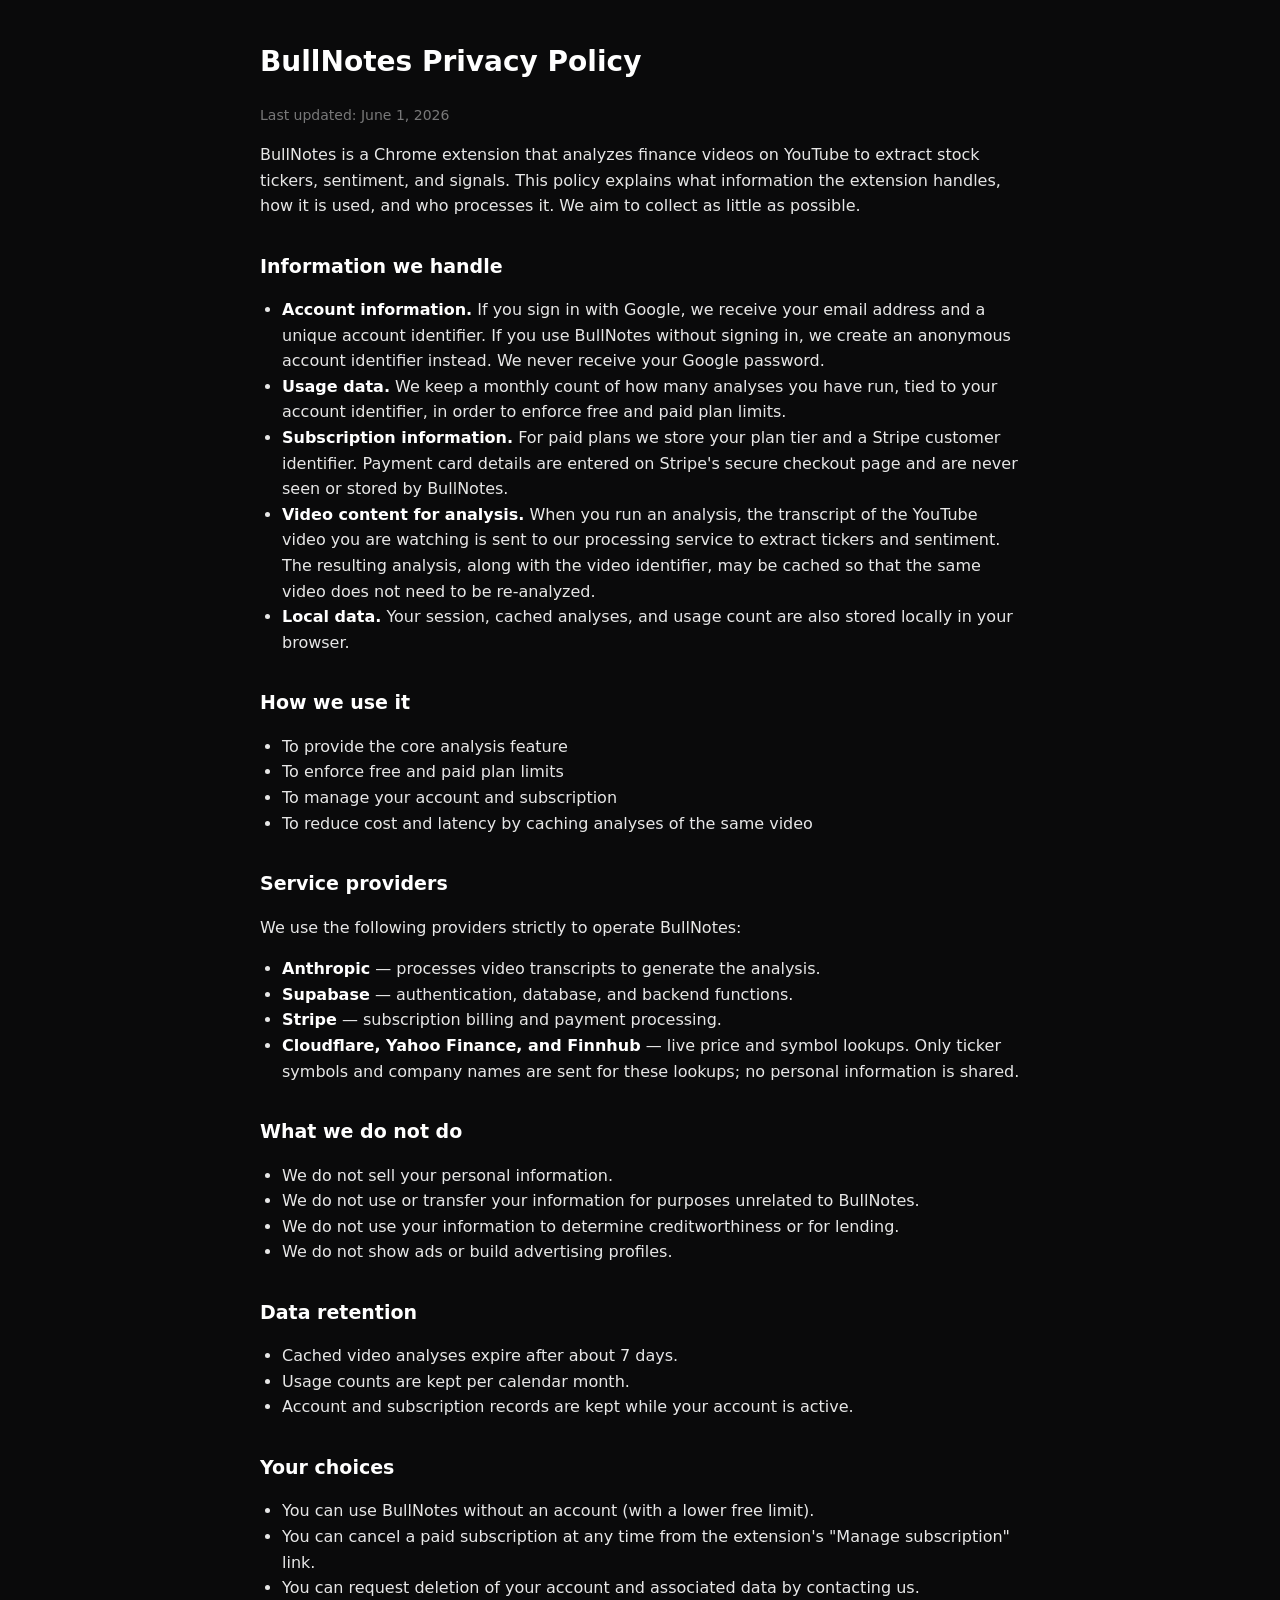
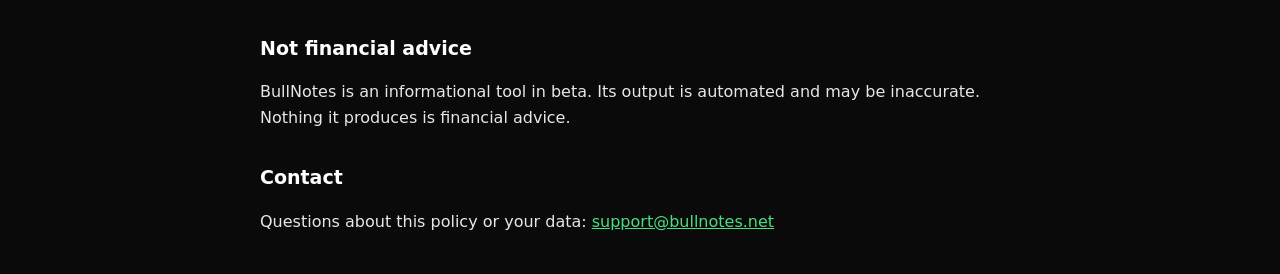
<file: privacy/index.html>
<!DOCTYPE html>
<html lang="en">
<head>
<meta charset="UTF-8" />
<meta name="viewport" content="width=device-width, initial-scale=1" />
<title>BullNotes — Privacy Policy</title>
<style>
  body { max-width: 760px; margin: 40px auto; padding: 0 20px; font-family: -apple-system, system-ui, sans-serif; line-height: 1.6; background: #0a0a0b; color: rgba(255,255,255,0.9); }
  h1 { font-size: 28px; color: #fff; }
  h2 { font-size: 19px; margin-top: 32px; color: #fff; }
  .meta { color: rgba(255,255,255,0.45); font-size: 14px; }
  a { color: #4ade80; }
  strong { color: #fff; }
  ul { padding-left: 22px; }
  code { background: rgba(255,255,255,0.08); padding: 1px 5px; border-radius: 4px; font-size: 90%; color: #fff; }
</style>
</head>
<body>
  <h1>BullNotes Privacy Policy</h1>
  <p class="meta">Last updated: June 1, 2026</p>

  <p>
    BullNotes is a Chrome extension that analyzes finance videos on YouTube to extract
    stock tickers, sentiment, and signals. This policy explains what information the
    extension handles, how it is used, and who processes it. We aim to collect as little
    as possible.
  </p>

  <h2>Information we handle</h2>
  <ul>
    <li><strong>Account information.</strong> If you sign in with Google, we receive your
      email address and a unique account identifier. If you use BullNotes without signing
      in, we create an anonymous account identifier instead. We never receive your Google
      password.</li>
    <li><strong>Usage data.</strong> We keep a monthly count of how many analyses you have
      run, tied to your account identifier, in order to enforce free and paid plan limits.</li>
    <li><strong>Subscription information.</strong> For paid plans we store your plan tier
      and a Stripe customer identifier. Payment card details are entered on Stripe's secure
      checkout page and are never seen or stored by BullNotes.</li>
    <li><strong>Video content for analysis.</strong> When you run an analysis, the
      transcript of the YouTube video you are watching is sent to our processing service to
      extract tickers and sentiment. The resulting analysis, along with the video
      identifier, may be cached so that the same video does not need to be re-analyzed.</li>
    <li><strong>Local data.</strong> Your session, cached analyses, and usage count are
      also stored locally in your browser.</li>
  </ul>

  <h2>How we use it</h2>
  <ul>
    <li>To provide the core analysis feature</li>
    <li>To enforce free and paid plan limits</li>
    <li>To manage your account and subscription</li>
    <li>To reduce cost and latency by caching analyses of the same video</li>
  </ul>

  <h2>Service providers</h2>
  <p>We use the following providers strictly to operate BullNotes:</p>
  <ul>
    <li><strong>Anthropic</strong> — processes video transcripts to generate the analysis.</li>
    <li><strong>Supabase</strong> — authentication, database, and backend functions.</li>
    <li><strong>Stripe</strong> — subscription billing and payment processing.</li>
    <li><strong>Cloudflare, Yahoo Finance, and Finnhub</strong> — live price and symbol
      lookups. Only ticker symbols and company names are sent for these lookups; no personal
      information is shared.</li>
  </ul>

  <h2>What we do not do</h2>
  <ul>
    <li>We do not sell your personal information.</li>
    <li>We do not use or transfer your information for purposes unrelated to BullNotes.</li>
    <li>We do not use your information to determine creditworthiness or for lending.</li>
    <li>We do not show ads or build advertising profiles.</li>
  </ul>

  <h2>Data retention</h2>
  <ul>
    <li>Cached video analyses expire after about 7 days.</li>
    <li>Usage counts are kept per calendar month.</li>
    <li>Account and subscription records are kept while your account is active.</li>
  </ul>

  <h2>Your choices</h2>
  <ul>
    <li>You can use BullNotes without an account (with a lower free limit).</li>
    <li>You can cancel a paid subscription at any time from the extension's "Manage
      subscription" link.</li>
    <li>You can request deletion of your account and associated data by contacting us.</li>
  </ul>

  <h2>Not financial advice</h2>
  <p>
    BullNotes is an informational tool in beta. Its output is automated and may be
    inaccurate. Nothing it produces is financial advice.
  </p>

  <h2>Contact</h2>
  <p>
    Questions about this policy or your data: <a href="mailto:support@bullnotes.net">support@bullnotes.net</a>
  </p>
</body>
</html>
</file>
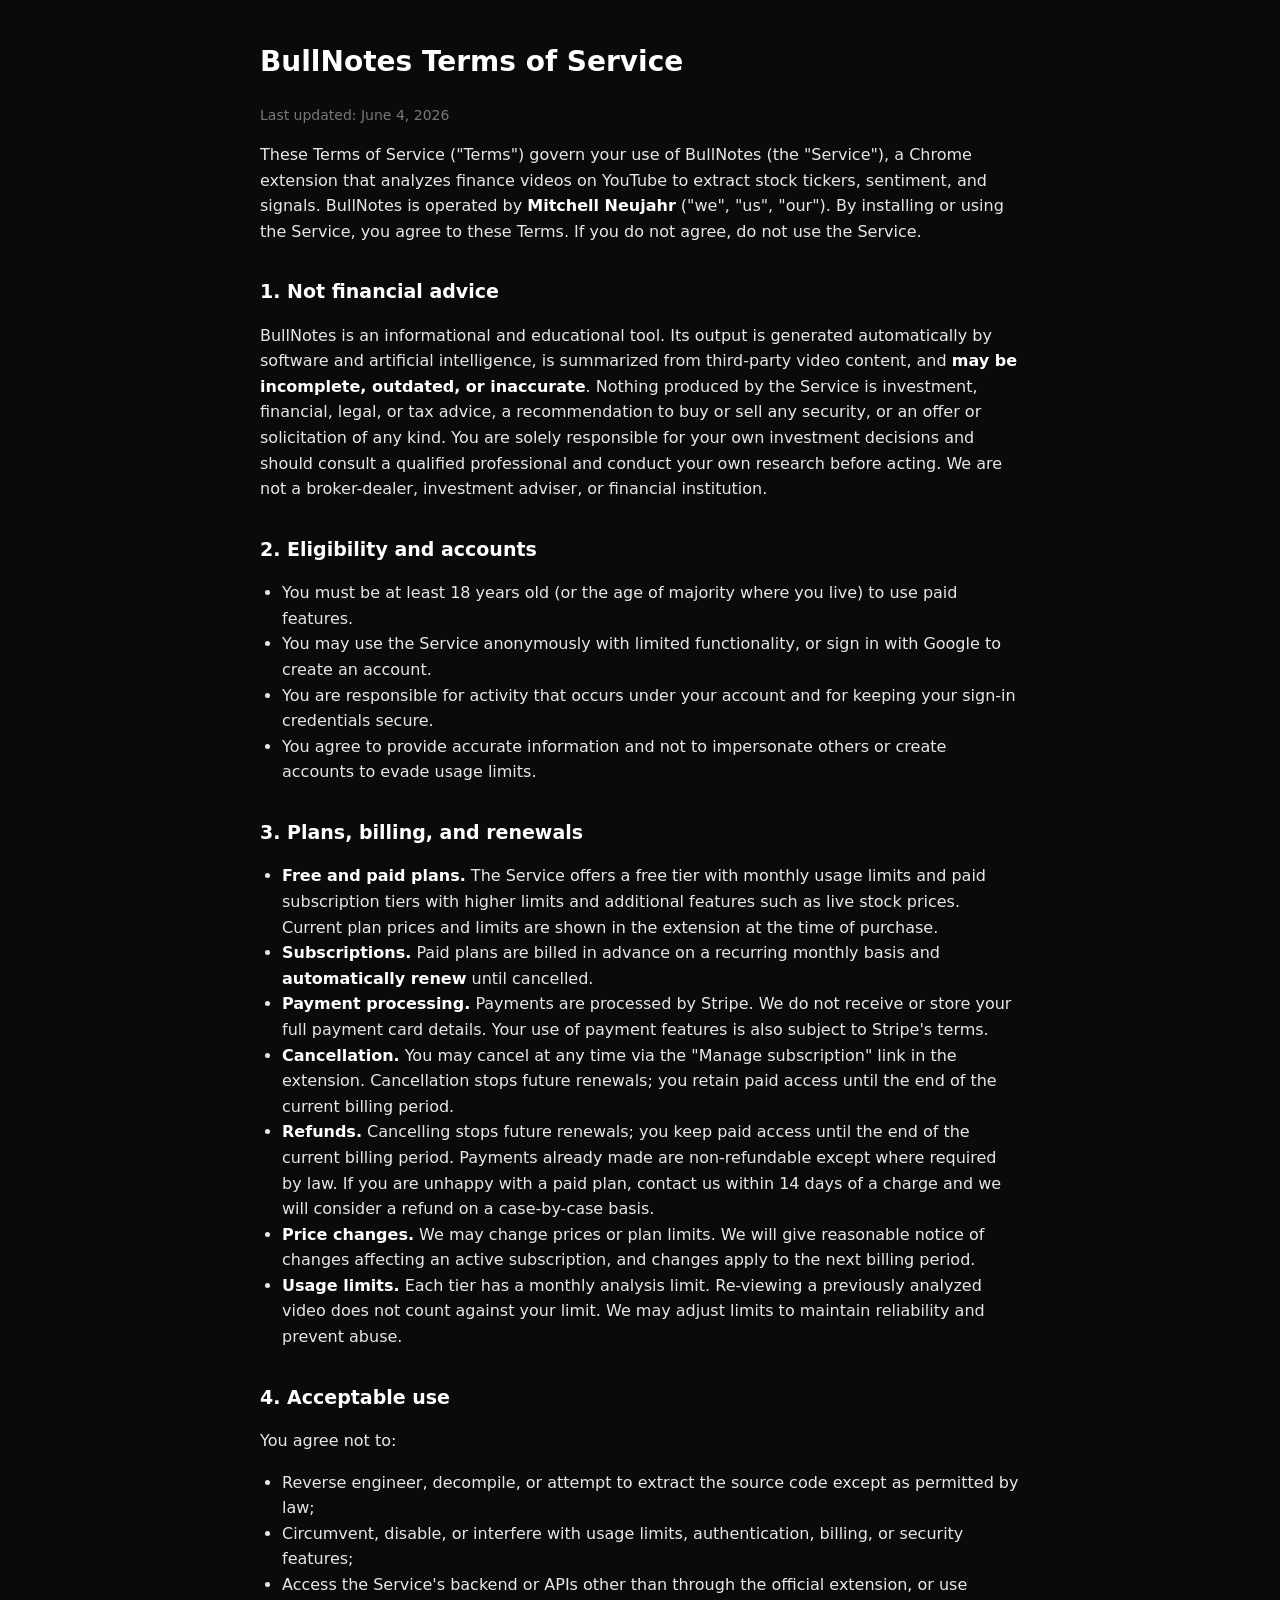
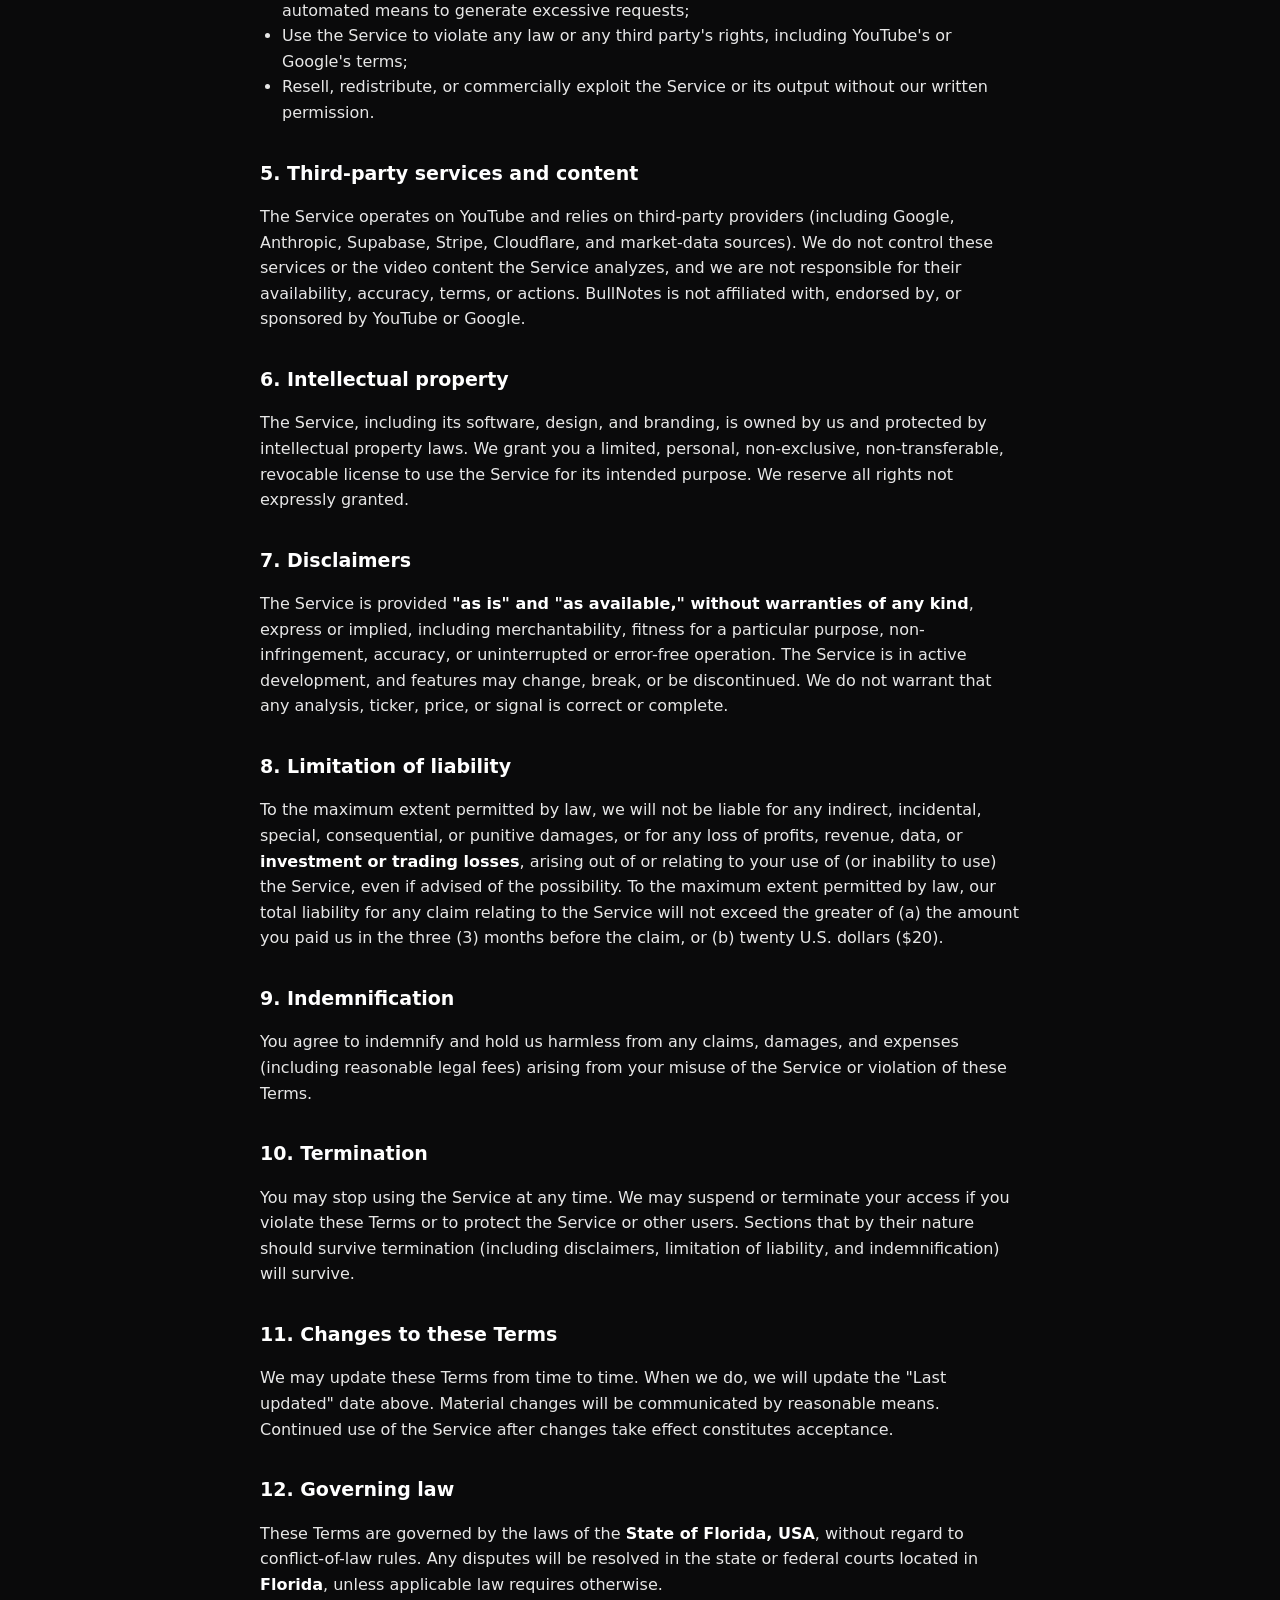
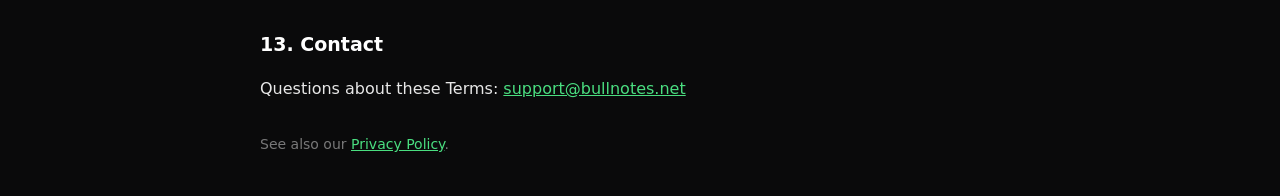
<file: terms.html>
<!DOCTYPE html>
<html lang="en">
<head>
<meta charset="UTF-8" />
<meta name="viewport" content="width=device-width, initial-scale=1" />
<title>BullNotes — Terms of Service</title>
<style>
  body { max-width: 760px; margin: 40px auto; padding: 0 20px; font-family: -apple-system, system-ui, sans-serif; line-height: 1.6; background: #0a0a0b; color: rgba(255,255,255,0.9); }
  h1 { font-size: 28px; color: #fff; }
  h2 { font-size: 19px; margin-top: 32px; color: #fff; }
  .meta { color: rgba(255,255,255,0.45); font-size: 14px; }
  a { color: #4ade80; }
  strong { color: #fff; }
  ul { padding-left: 22px; }
  code { background: rgba(255,255,255,0.08); padding: 1px 5px; border-radius: 4px; font-size: 90%; color: #fff; }
</style>
</head>
<body>
  <h1>BullNotes Terms of Service</h1>
  <p class="meta">Last updated: June 4, 2026</p>

  <p>
    These Terms of Service ("Terms") govern your use of BullNotes (the "Service"), a
    Chrome extension that analyzes finance videos on YouTube to extract stock tickers,
    sentiment, and signals. BullNotes is operated by <strong>Mitchell Neujahr</strong> ("we", "us", "our"). By installing or using the Service, you agree to
    these Terms. If you do not agree, do not use the Service.
  </p>

  <h2>1. Not financial advice</h2>
  <p>
    BullNotes is an informational and educational tool. Its output is generated
    automatically by software and artificial intelligence, is summarized from third-party
    video content, and <strong>may be incomplete, outdated, or inaccurate</strong>. Nothing
    produced by the Service is investment, financial, legal, or tax advice, a
    recommendation to buy or sell any security, or an offer or solicitation of any kind.
    You are solely responsible for your own investment decisions and should consult a
    qualified professional and conduct your own research before acting. We are not a
    broker-dealer, investment adviser, or financial institution.
  </p>

  <h2>2. Eligibility and accounts</h2>
  <ul>
    <li>You must be at least 18 years old (or the age of majority where you live) to use
      paid features.</li>
    <li>You may use the Service anonymously with limited functionality, or sign in with
      Google to create an account.</li>
    <li>You are responsible for activity that occurs under your account and for keeping your
      sign-in credentials secure.</li>
    <li>You agree to provide accurate information and not to impersonate others or create
      accounts to evade usage limits.</li>
  </ul>

  <h2>3. Plans, billing, and renewals</h2>
  <ul>
    <li><strong>Free and paid plans.</strong> The Service offers a free tier with monthly
      usage limits and paid subscription tiers with higher limits and additional features
      such as live stock prices. Current plan prices and limits are shown in the extension
      at the time of purchase.</li>
    <li><strong>Subscriptions.</strong> Paid plans are billed in advance on a recurring
      monthly basis and <strong>automatically renew</strong> until cancelled.</li>
    <li><strong>Payment processing.</strong> Payments are processed by Stripe. We do not
      receive or store your full payment card details. Your use of payment features is also
      subject to Stripe's terms.</li>
    <li><strong>Cancellation.</strong> You may cancel at any time via the "Manage
      subscription" link in the extension. Cancellation stops future renewals; you retain
      paid access until the end of the current billing period.</li>
    <li><strong>Refunds.</strong> Cancelling stops future renewals; you keep paid access
      until the end of the current billing period. Payments already made are non-refundable
      except where required by law. If you are unhappy with a paid plan, contact us within
      14 days of a charge and we will consider a refund on a case-by-case basis.</li>
    <li><strong>Price changes.</strong> We may change prices or plan limits. We will give
      reasonable notice of changes affecting an active subscription, and changes apply to
      the next billing period.</li>
    <li><strong>Usage limits.</strong> Each tier has a monthly analysis limit. Re-viewing a
      previously analyzed video does not count against your limit. We may adjust limits to
      maintain reliability and prevent abuse.</li>
  </ul>

  <h2>4. Acceptable use</h2>
  <p>You agree not to:</p>
  <ul>
    <li>Reverse engineer, decompile, or attempt to extract the source code except as
      permitted by law;</li>
    <li>Circumvent, disable, or interfere with usage limits, authentication, billing, or
      security features;</li>
    <li>Access the Service's backend or APIs other than through the official extension, or
      use automated means to generate excessive requests;</li>
    <li>Use the Service to violate any law or any third party's rights, including YouTube's
      or Google's terms;</li>
    <li>Resell, redistribute, or commercially exploit the Service or its output without our
      written permission.</li>
  </ul>

  <h2>5. Third-party services and content</h2>
  <p>
    The Service operates on YouTube and relies on third-party providers (including Google,
    Anthropic, Supabase, Stripe, Cloudflare, and market-data sources). We do not control
    these services or the video content the Service analyzes, and we are not responsible for
    their availability, accuracy, terms, or actions. BullNotes is not affiliated with,
    endorsed by, or sponsored by YouTube or Google.
  </p>

  <h2>6. Intellectual property</h2>
  <p>
    The Service, including its software, design, and branding, is owned by us and protected
    by intellectual property laws. We grant you a limited, personal, non-exclusive,
    non-transferable, revocable license to use the Service for its intended purpose. We
    reserve all rights not expressly granted.
  </p>

  <h2>7. Disclaimers</h2>
  <p>
    The Service is provided <strong>"as is" and "as available," without warranties of any
    kind</strong>, express or implied, including merchantability, fitness for a particular
    purpose, non-infringement, accuracy, or uninterrupted or error-free operation. The
    Service is in active development, and features may change, break, or be discontinued. We
    do not warrant that any analysis, ticker, price, or signal is correct or complete.
  </p>

  <h2>8. Limitation of liability</h2>
  <p>
    To the maximum extent permitted by law, we will not be liable for any indirect,
    incidental, special, consequential, or punitive damages, or for any loss of profits,
    revenue, data, or <strong>investment or trading losses</strong>, arising out of or
    relating to your use of (or inability to use) the Service, even if advised of the
    possibility. To the maximum extent permitted by law, our total liability for any claim
    relating to the Service will not exceed the greater of (a) the amount you paid us in the
    three (3) months before the claim, or (b) twenty U.S. dollars ($20).
  </p>

  <h2>9. Indemnification</h2>
  <p>
    You agree to indemnify and hold us harmless from any claims, damages, and expenses
    (including reasonable legal fees) arising from your misuse of the Service or violation
    of these Terms.
  </p>

  <h2>10. Termination</h2>
  <p>
    You may stop using the Service at any time. We may suspend or terminate your access if
    you violate these Terms or to protect the Service or other users. Sections that by their
    nature should survive termination (including disclaimers, limitation of liability, and
    indemnification) will survive.
  </p>

  <h2>11. Changes to these Terms</h2>
  <p>
    We may update these Terms from time to time. When we do, we will update the "Last
    updated" date above. Material changes will be communicated by reasonable means.
    Continued use of the Service after changes take effect constitutes acceptance.
  </p>

  <h2>12. Governing law</h2>
  <p>
    These Terms are governed by the laws of the <strong>State of Florida, USA</strong>,
    without regard to conflict-of-law rules. Any disputes will be resolved in the state or
    federal courts located in <strong>Florida</strong>, unless applicable law requires
    otherwise.
  </p>

  <h2>13. Contact</h2>
  <p>
    Questions about these Terms: <a href="mailto:support@bullnotes.net">support@bullnotes.net</a>
  </p>

  <p class="meta" style="margin-top:32px">
    See also our <a href="/privacy">Privacy Policy</a>.
  </p>
</body>
</html>
</file>
